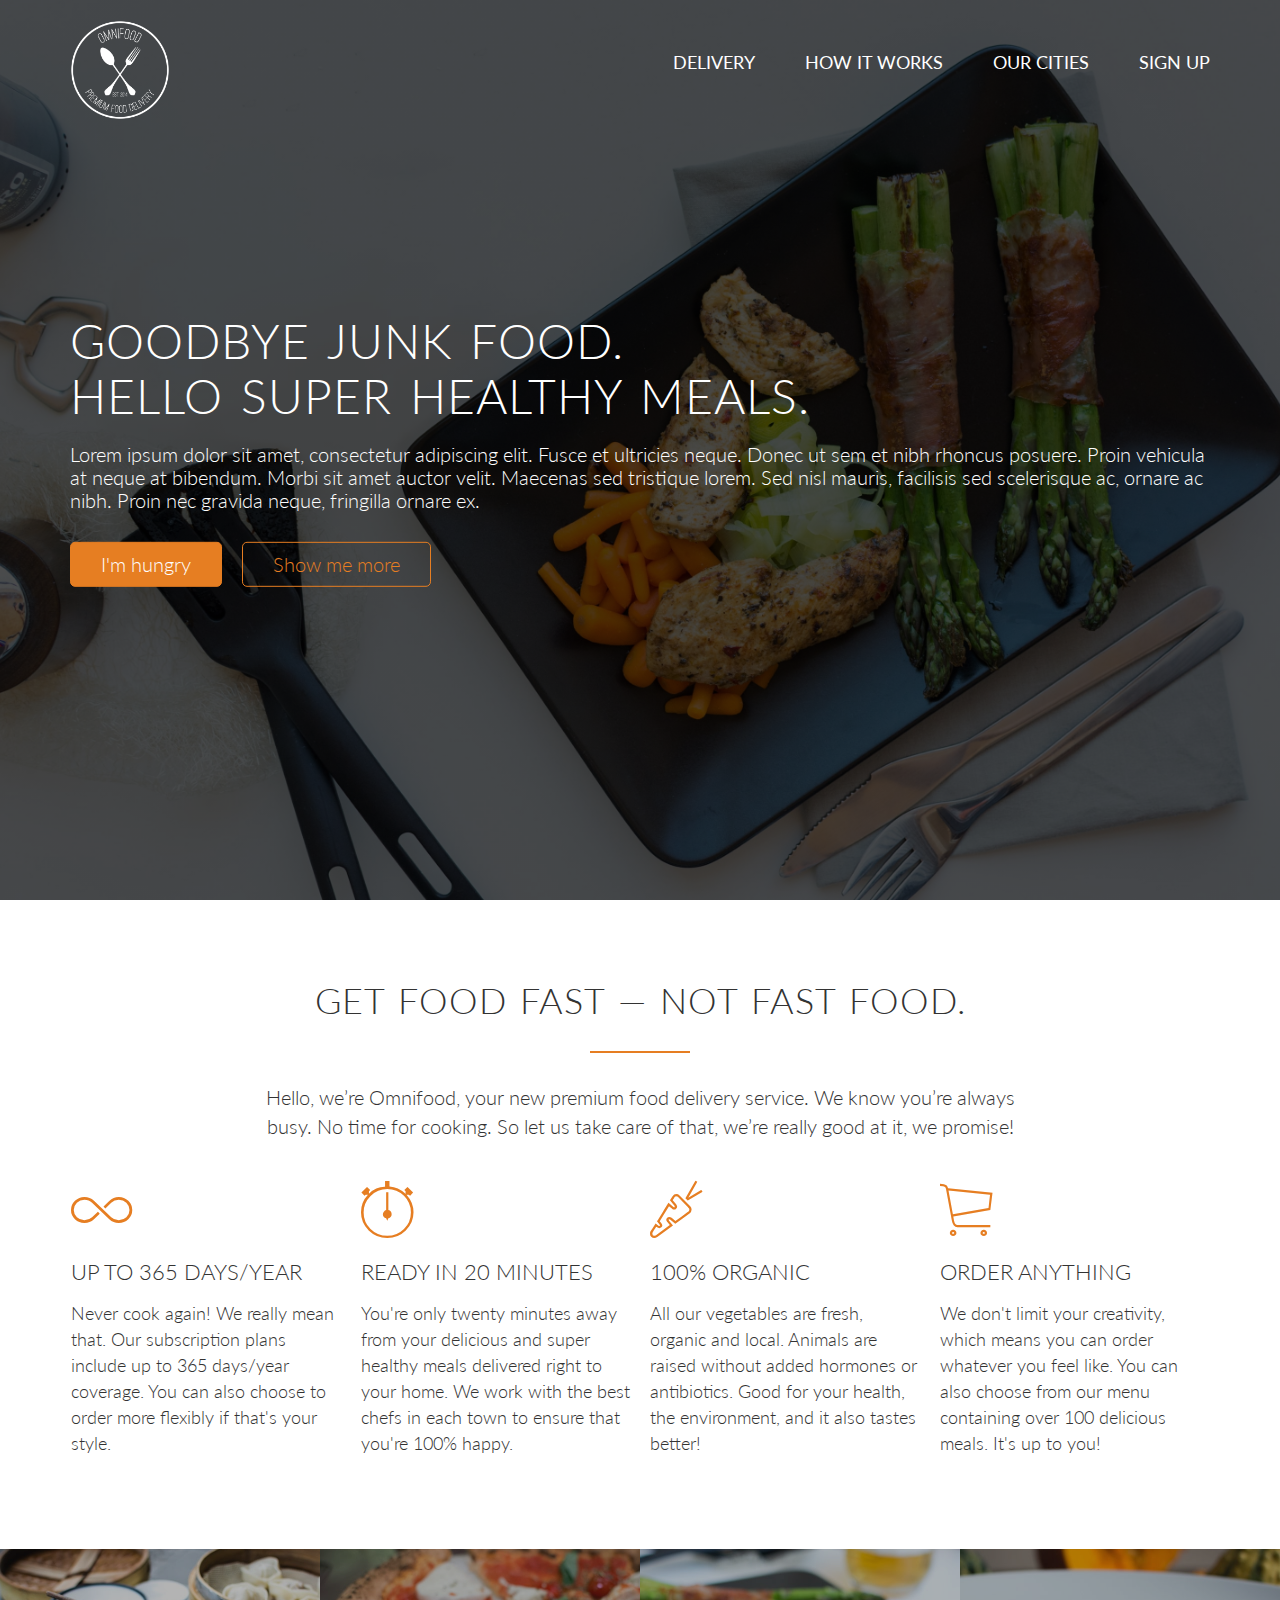
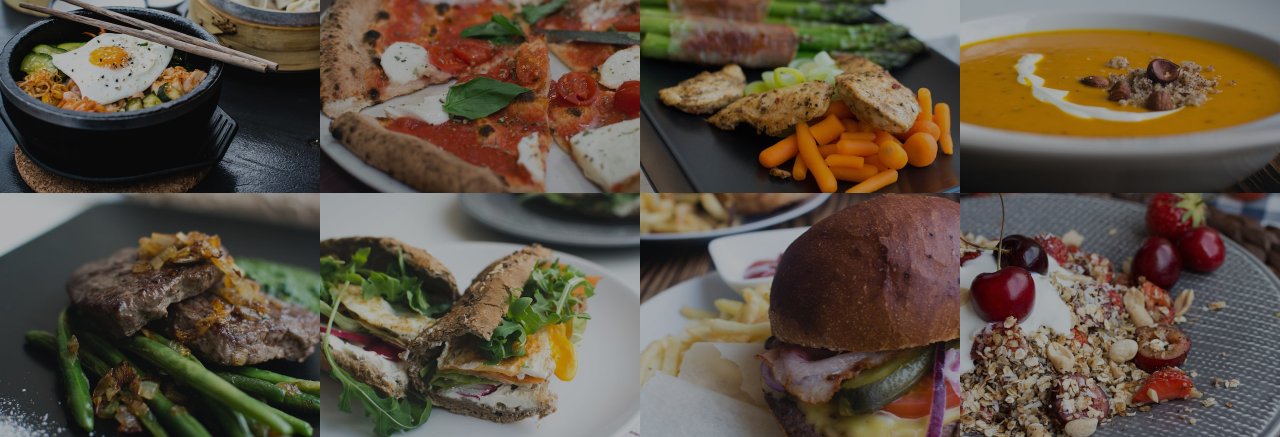
<file: Omni Food/index.html>
<!DOCTYPE html>
<html lang="en">
<head>
    <meta charset="UTF-8">
    <meta http-equiv="X-UA-Compatible" content="IE=edge">
    <meta name="viewport" content="width=device-width, initial-scale=1.0">
    <title>Omni Food</title>
    <link rel="stylesheet" href="/vendors/css/normalize.css">
    <link rel="stylesheet" href="/vendors/css/grid.css">
    <link rel="stylesheet" href="/vendors/css/ionicons.min.css">
    <link rel="stylesheet" href="/Resources/css/style.css">
    <link rel="preconnect" href="https://fonts.googleapis.com">
    <link rel="preconnect" href="https://fonts.gstatic.com" crossorigin>
    <link href="https://fonts.googleapis.com/css2?family=Lato:wght@100;300;400;700&display=swap" rel="stylesheet">
</head>
<body>
    <header>
        <nav>
            <div class="row">
                <img src="/Resources/img/logo-white.png" alt="Omni Food Logo" class="logo">
                <ul class="main-nav">
                    <li><a href="#">Delivery</a></li>
                    <li><a href="#">How it Works</a></li>
                    <li><a href="#">Our Cities</a></li>
                    <li><a href="#">Sign Up</a></li>
                </ul>
            </div>
        </nav>
        <div class="hero-text-box">
            <h1>Goodbye junk food.<br> Hello super healthy meals.</h1>
            <p class="hero-paragraph">Lorem ipsum dolor sit amet, consectetur adipiscing elit. Fusce et ultricies neque. Donec ut sem et nibh rhoncus posuere. Proin vehicula at neque at bibendum. Morbi sit amet auctor velit. Maecenas sed tristique lorem. Sed nisl mauris, facilisis sed scelerisque ac, ornare ac nibh. Proin nec gravida neque, fringilla ornare ex.</p>
            <a class="btn btn-full" href="#">I'm hungry</a>
            <a class="btn btn-ghost" href="#">Show me more</a>
        </div>
    </header>


    <!-- Section 1 -->

    <section class="section-features">
        <div class="row">
            <h2>Get food fast &mdash; not fast food.</h2>
            <p class="long-copy">Hello, we’re Omnifood, your new premium food delivery service. We know you’re always busy. No time for cooking. So let us take care of that, we’re really good at it, we promise!</p>
        </div>
        <div class="row">
            <div class="col span-1-of-4 box">
                <i class="ion-ios-infinite-outline icon-big"></i>
                <h3>Up to 365 Days/year</h3>
                <p>Never cook again! We really mean that. Our subscription plans include up to 365 days/year coverage. You can also choose to order more flexibly if that's your style.</p>
            </div>
            <div class="col span-1-of-4 box">
                <i class="ion-ios-stopwatch-outline icon-big"></i>
                <h3>Ready in 20 minutes</h3>
                <p>You're only twenty minutes away from your delicious and super healthy meals delivered right to your home. We work with the best chefs in each town to ensure that you're 100% happy.</p>
            </div>
            <div class="col span-1-of-4 box">
                <i class="ion-ios-nutrition-outline icon-big"></i>
                <h3>100% organic</h3>
                <p>All our vegetables are fresh, organic and local. Animals are raised without added hormones or antibiotics. Good for your health, the environment, and it also tastes better!</p>
            </div>
            <div class="col span-1-of-4 box">
                <i class="ion-ios-cart-outline icon-big"></i>
                <h3>Order anything</h3>
                <p>We don't limit your creativity, which means you can order whatever you feel like. You can also choose from our menu containing over 100 delicious meals. It's up to you!</p>
            </div>
        </div>
    </section>

    <!-- Section 2 -->
    <section class="section-meals">
        <ul class="meals-showcase">
            <li>
                <figure class="meal-photo">
                    <img src="/Resources/img/1.jpg" alt="Korean bibimbap with egg and vegetables">
                </figure>
            </li>
            <li>
                <figure class="meal-photo">
                    <img src="/Resources/img/2.jpg" alt="Simple italian pizza with cherry tomatoes">
                </figure>
            </li>
            <li>
                <figure class="meal-photo">
                    <img src="/Resources/img/3.jpg" alt="Chicken breast steak with vegetables">
                </figure>
            </li>
            <li>
                <figure class="meal-photo">
                    <img src="/Resources/img/4.jpg" alt="Autumn pumpkin soup">
                </figure>
            </li>
        </ul>
        <ul class="meals-showcase">
            <li>
                <figure class="meal-photo">
                    <img src="/Resources/img/5.jpg" alt="Paleo beef steak with vegetables">
                </figure>
            </li>
            <li>
                <figure class="meal-photo">
                    <img src="/Resources/img/6.jpg" alt="Healthy baguette with egg and vegetables">
                </figure>
            </li>
            <li>
                <figure class="meal-photo">
                    <img src="/Resources/img/7.jpg" alt="Burger with cheddar and bacon">
                </figure>
            </li>
            <li>
                <figure class="meal-photo">
                    <img src="/Resources/img/8.jpg" alt="Granola with cherries and strawberries">
                </figure>
            </li>
    </section>
</body>
</html>
</file>
<file: vendors/css/grid.css>
/*  SECTIONS  ============================================================================= */

.section {
	clear: both;
	padding: 0px;
	margin: 0px;
}

/*  GROUPING  ============================================================================= */

.row {
    zoom: 1; /* For IE 6/7 (trigger hasLayout) */
}

.row:before,
.row:after {
    content:"";
    display:table;
}
.row:after {
    clear:both;
}

/*  GRID COLUMN SETUP   ==================================================================== */

.col {
	display: block;
	float:left;
	margin: 1% 0 1% 1.6%;
}

.col:first-child { margin-left: 0; } /* all browsers except IE6 and lower */


/*  REMOVE MARGINS AS ALL GO FULL WIDTH AT 480 PIXELS */

@media only screen and (max-width: 480px) {
	.col { 
		/*margin: 1% 0 1% 0%;*/
        margin: 0;
	}
}


/*  GRID OF TWO   ============================================================================= */


.span-2-of-2 {
	width: 100%;
}

.span-1-of-2 {
	width: 49.2%;
}

/*  GO FULL WIDTH AT LESS THAN 480 PIXELS */

@media only screen and (max-width: 480px) {
	.span-2-of-2 {
		width: 100%; 
	}
	.span-1-of-2 {
		width: 100%; 
	}
}


/*  GRID OF THREE   ============================================================================= */

	
.span-3-of-3 {
	width: 100%; 
}

.span-2-of-3 {
	width: 66.13%; 
}

.span-1-of-3 {
	width: 32.26%; 
}


/*  GO FULL WIDTH AT LESS THAN 480 PIXELS */

@media only screen and (max-width: 480px) {
	.span-3-of-3 {
		width: 100%; 
	}
	.span-2-of-3 {
		width: 100%; 
	}
	.span-1-of-3 {
		width: 100%;
	}
}

/*  GRID OF FOUR   ============================================================================= */

	
.span-4-of-4 {
	width: 100%; 
}

.span-3-of-4 {
	width: 74.6%; 
}

.span-2-of-4 {
	width: 49.2%; 
}

.span-1-of-4 {
	width: 23.8%; 
}


/*  GO FULL WIDTH AT LESS THAN 480 PIXELS */

@media only screen and (max-width: 480px) {
	.span-4-of-4 {
		width: 100%; 
	}
	.span-3-of-4 {
		width: 100%; 
	}
	.span-2-of-4 {
		width: 100%; 
	}
	.span-1-of-4 {
		width: 100%; 
	}
}


/*  GRID OF FIVE   ============================================================================= */

	
.span-5-of-5 {
	width: 100%;
}

.span-4-of-5 {
  	width: 79.68%; 
}

.span-3-of-5 {
  	width: 59.36%; 
}

.span-2-of-5 {
  	width: 39.04%;
}

.span-1-of-5 {
  	width: 18.72%;
}


/*  GO FULL WIDTH AT LESS THAN 480 PIXELS */

@media only screen and (max-width: 480px) {
	.span-5-of-5 {
		width: 100%; 
	}
	.span-4-of-5 {
		width: 100%; 
	}
	.span-3-of-5 {
		width: 100%; 
	}
	.span-2-of-5 {
		width: 100%; 
	}
	.span-1-of-5 {
		width: 100%; 
	}
}


/*  GRID OF SIX   ============================================================================= */


.span-6-of-6 {
	width: 100%;
}

.span-5-of-6 {
  	width: 83.06%;
}

.span-4-of-6 {
  	width: 66.13%;
}

.span-3-of-6 {
  	width: 49.2%;
}

.span-2-of-6 {
  	width: 32.26%;
}

.span-1-of-6 {
  	width: 15.33%;
}


/*  GO FULL WIDTH AT LESS THAN 480 PIXELS */

@media only screen and (max-width: 480px) {
	.span-6-of-6 {
		width: 100%; 
	}
	.span-5-of-6 {
		width: 100%; 
	}
	.span-4-of-6 {
		width: 100%; 
	}
	.span-3-of-6 {
		width: 100%; 
	}
	.span-2-of-6 {
		width: 100%; 
	}
	.span-1-of-6 {
		width: 100%; 
	}
}



/*  GRID OF SEVEN   ============================================================================= */


.span-7-of-7 {
	width: 100%;
}

.span-6-of-7 {
	width: 85.48%;
}

.span-5-of-7 {
  	width: 70.97%;
}

.span-4-of-7 {
  	width: 56.45%;
}

.span-3-of-7 {
  	width: 41.94%;
}

.span-2-of-7 {
  	width: 27.42%;
}

.span-1-of-7 {
  	width: 12.91%;
}


/*  GO FULL WIDTH AT LESS THAN 480 PIXELS */

@media only screen and (max-width: 480px) {
	.span-7-of-7 {
		width: 100%; 
	}
	.span-6-of-7 {
		width: 100%; 
	}
	.span-5-of-7 {
		width: 100%; 
	}
	.span-4-of-7 {
		width: 100%; 
	}
	.span-3-of-7 {
		width: 100%; 
	}
	.span-2-of-7 {
		width: 100%; 
	}
	.span-1-of-7 {
		width: 100%; 
	}
}


/*  GRID OF EIGHT   ============================================================================= */

	
.span-8-of-8 {
	width: 100%;
}

.span-7-of-8 {
	width: 87.3%; 
}

.span-6-of-8 {
	width: 74.6%; 
}

.span-5-of-8 {
	width: 61.9%; 
}

.span-4-of-8 {
	width: 49.2%; 
}

.span-3-of-8 {
	width: 36.5%;
}

.span-2-of-8 {
	width: 23.8%; 
}

.span-1-of-8 {
	width: 11.1%; 
}


/*  GO FULL WIDTH AT LESS THAN 480 PIXELS */

@media only screen and (max-width: 480px) {
	.span-8-of-8 {
		width: 100%; 
	}
	.span-7-of-8 {
		width: 100%; 
	}
	.span-6-of-8 {
		width: 100%; 
	}
	.span-5-of-8 {
		width: 100%; 
	}
	.span-4-of-8 {
		width: 100%; 
	}
	.span-3-of-8 {
		width: 100%; 
	}
	.span-2-of-8 {
		width: 100%; 
	}
	.span-1-of-8 {
		width: 100%; 
	}
}


/*  GRID OF NINE   ============================================================================= */


.span-9-of-9 {
	width: 100%;
}

.span-8-of-9 {
	width: 88.71%;
}

.span-7-of-9 {
	width: 77.42%; 
}

.span-6-of-9 {
	width: 66.13%; 
}

.span-5-of-9 {
	width: 54.84%; 
}

.span-4-of-9 {
	width: 43.55%; 
}

.span-3-of-9 {
	width: 32.26%;
}

.span-2-of-9 {
	width: 20.97%; 
}

.span-1-of-9 {
	width: 9.68%; 
}


/*  GO FULL WIDTH AT LESS THAN 480 PIXELS */

@media only screen and (max-width: 480px) {
	.span-9-of-9 {
		width: 100%; 
	}
	.span-8-of-9 {
		width: 100%; 
	}
	.span-7-of-9 {
		width: 100%; 
	}
	.span-6-of-9 {
		width: 100%; 
	}
	.span-5-of-9 {
		width: 100%; 
	}
	.span-4-of-9 {
		width: 100%; 
	}
	.span-3-of-9 {
		width: 100%; 
	}
	.span-2-of-9 {
		width: 100%; 
	}
	.span-1-of-9 {
		width: 100%; 
	}
}


/*  GRID OF TEN   ============================================================================= */


.span-10-of-10 {
	width: 100%;
}

.span-9-of-10 {
	width: 89.84%;
}

.span-8-of-10 {
	width: 79.68%;
}

.span-7-of-10 {
	width: 69.52%; 
}

.span-6-of-10 {
	width: 59.36%; 
}

.span-5-of-10 {
	width: 49.2%; 
}

.span-4-of-10 {
	width: 39.04%; 
}

.span-3-of-10 {
	width: 28.88%;
}

.span-2-of-10 {
	width: 18.72%; 
}

.span-1-of-10 {
	width: 8.56%; 
}


/*  GO FULL WIDTH AT LESS THAN 480 PIXELS */

@media only screen and (max-width: 480px) {
	.span-10-of-10 {
		width: 100%; 
	}
	.span-9-of-10 {
		width: 100%; 
	}
	.span-8-of-10 {
		width: 100%; 
	}
	.span-7-of-10 {
		width: 100%; 
	}
	.span-6-of-10 {
		width: 100%; 
	}
	.span-5-of-10 {
		width: 100%; 
	}
	.span-4-of-10 {
		width: 100%; 
	}
	.span-3-of-10 {
		width: 100%; 
	}
	.span-2-of-10 {
		width: 100%; 
	}
	.span-1-of-10 {
		width: 100%; 
	}
}


/*  GRID OF ELEVEN   ============================================================================= */

.span-11-of-11 {
	width: 100%;
}

.span-10-of-11 {
	width: 90.76%;
}

.span-9-of-11 {
	width: 81.52%;
}

.span-8-of-11 {
	width: 72.29%;
}

.span-7-of-11 {
	width: 63.05%; 
}

.span-6-of-11 {
	width: 53.81%; 
}

.span-5-of-11 {
	width: 44.58%; 
}

.span-4-of-11 {
	width: 35.34%; 
}

.span-3-of-11 {
	width: 26.1%;
}

.span-2-of-11 {
	width: 16.87%; 
}

.span-1-of-11 {
	width: 7.63%; 
}


/*  GO FULL WIDTH AT LESS THAN 480 PIXELS */

@media only screen and (max-width: 480px) {
	.span-11-of-11 {
		width: 100%; 
	}
	.span-10-of-11 {
		width: 100%; 
	}
	.span-9-of-11 {
		width: 100%; 
	}
	.span-8-of-11 {
		width: 100%; 
	}
	.span-7-of-11 {
		width: 100%; 
	}
	.span-6-of-11 {
		width: 100%; 
	}
	.span-5-of-11 {
		width: 100%; 
	}
	.span-4-of-11 {
		width: 100%; 
	}
	.span-3-of-11 {
		width: 100%; 
	}
	.span-2-of-11 {
		width: 100%; 
	}
	.span-1-of-11 {
		width: 100%; 
	}
}


/*  GRID OF TWELVE   ============================================================================= */

.span-12-of-12 {
	width: 100%;
}

.span-11-of-12 {
	width: 91.53%;
}

.span-10-of-12 {
	width: 83.06%;
}

.span-9-of-12 {
	width: 74.6%;
}

.span-8-of-12 {
	width: 66.13%;
}

.span-7-of-12 {
	width: 57.66%; 
}

.span-6-of-12 {
	width: 49.2%; 
}

.span-5-of-12 {
	width: 40.73%; 
}

.span-4-of-12 {
	width: 32.26%; 
}

.span-3-of-12 {
	width: 23.8%;
}

.span-2-of-12 {
	width: 15.33%; 
}

.span-1-of-12 {
	width: 6.86%; 
}


/*  GO FULL WIDTH AT LESS THAN 480 PIXELS */

@media only screen and (max-width: 480px) {
	.span-12-of-12 {
		width: 100%; 
	}
	.span-11-of-12 {
		width: 100%; 
	}
	.span-10-of-12 {
		width: 100%; 
	}
	.span-9-of-12 {
		width: 100%; 
	}
	.span-8-of-12 {
		width: 100%; 
	}
	.span-7-of-12 {
		width: 100%; 
	}
	.span-6-of-12 {
		width: 100%; 
	}
	.span-5-of-12 {
		width: 100%; 
	}
	.span-4-of-12 {
		width: 100%; 
	}
	.span-3-of-12 {
		width: 100%; 
	}
	.span-2-of-12 {
		width: 100%; 
	}
	.span-1-of-12 {
		width: 100%; 
	}
}
</file>
<file: Resources/css/style.css>
/* -------------------------------------------*/
/* Basic Setup */
/* -------------------------------------------*/

*{
    margin: 0;
    padding: 0;
    box-sizing: border-box;
}

html,
body {
    background-color: white;
    color: rgb(51, 51, 51);
    font-family: 'Lato', sans-serif;
    font-size: 20px;
    font-weight: 300;
    text-rendering: optimizeLegibility;
    overflow-x: hidden;
}

.clearfix {zoom: 1;}
.clearfix:after {
    content: '.';
    clear: both;
    display: block;
    height: 0;
    visibility: hidden;
}
/* -------------------------------------------*/
/* Reusable Components */
/* -------------------------------------------*/

.row {
    max-width: 1140px;
    margin: 0 auto;
}

section {
    padding: 80px 0px;
}

.box {
    padding: 1px;
}

.icon-big {
    font-size: 350%;
    display: block;
    color: #e67e22;
    margin-bottom: 10px;
    margin-top: 15px;
}

.icon-small {
    display: inline-block;
    width: 30px;
    text-align: center;
    color: #e67e22;
    font-size: 120%;
    margin-right: 10px;

    /* Secrets to align text and icons */
    line-height: 120%;
    vertical-align: middle;
    margin-top: -4px;
}

/* ------ Headings ------ */

h1,
h2,
h3 {  
    font-weight: 300;
    text-transform: uppercase;  
}

h1 {
    color: white;
    margin-top: 0;
    font-size: 240%;
    word-spacing: 4px;
    margin-bottom: 20px;
    letter-spacing: 1px;
}

h2 {
    font-size: 180%;
    text-align: center;
    word-spacing: 2px;
    margin-bottom: 30px;
    letter-spacing: 1px;
}

h3 {
    font-size: 110%;
    margin-bottom: 15px;
}

h2:after {
    display: block;
    height: 2px;
    background-color: #e67e22;
    content: "";
    width: 100px;
    margin: 0 auto;
    margin-top: 30px;
}


/* ------ Paragraphs ------ */

.long-copy {
    text-align: center;
    line-height: 145%;
    width: 70%;
    margin-left: 15%;
}

.box p {
    font-size: 90%;
    line-height: 145%;
}

/* ------ Links ------ */

a:link,
a:visited{
    color: #e67e22;
    text-decoration: none;
    padding-bottom: 1px;
    border-bottom: 1px solid #e67e22;
    font-weight: 400;
    transition: background-color 0.2s, border 0.2s, color 0.2s;
}

a:hover,
a:active {
    color: #555;
    border-bottom: 1px solid transparent;
}

/* ------ Buttons ------ */

.btn:link,
.btn:visited,
input[type=submit] {
    display: inline-block;
    padding: 10px 30px;
    font-weight: 300;
    text-decoration: none;
    border-radius: 5px;
    transition: background-color 0.2s, border 0.2s, color 0.2s;
}


.btn-full:link,
.btn-full:visited,
input[type=submit] {
    background-color: #e67e22; 
    border: 1px solid #e67e22;   
    color: white;
    margin-right: 15px;
}

.btn-ghost:link,
.btn-ghost:visited {
    border: 1px solid #e67e22;
    color: #e67e22;
}

.btn:hover,
.btn:active,
input[type=submit]:hover,
input[type=submit]:active {
    background-color: #cf6d17;
}

.btn-full:hover,
.btn-full:active {
    border: 1px solid #cf6d17;
}

.btn-ghost:hover,
.btn-ghost:active{
    border: 1px solid #cf6d17;
    color: white;
}


/* -------------------------------------------*/
/* HEADER */
/* -------------------------------------------*/

header {
    background-image: linear-gradient(rgba(0, 0, 0, 0.7), rgba(0, 0, 0, 0.7)), url(img/hero.jpg);
    background-size: cover;
    background-position: center;
    height: 100vh;
    background-attachment: fixed;
}

.hero-text-box {
    position: absolute;
    width: 1140px;
    top: 50%;
    left: 50%;
    transform: translate(-50%, -50%);
}

.hero-paragraph {
    color: white;
    margin-bottom: 30px;
}


.logo {
    float: left;
    height: 100px;
    width: auto;
    margin-top: 20px;
}

.logo-black {
    display: none;
    height: 50px;
    width: auto;
    float: left;
    margin: 5px 0;
}

/* ------ Main Nav ------ */

.main-nav {
    float: right;
    list-style: none;
    margin-top: 50px;
}

.main-nav li {
    display: inline-block;
    margin-left: 40px;
}

.main-nav li a:link,
.main-nav li a:visited {
    padding: 8px 0px;
    text-decoration: none;
    margin-left: 5px;
    color: white;
    text-transform: uppercase;
    font-size: 90%;
    border-bottom: 2px solid transparent;
    transition: border-bottom 0.2s;
}

.main-nav li a:hover,
.main-nav li a:active {
    border-bottom: 2px solid #e67e22;
}

/* ------ Mobile Nav ------ */

.mobile-nav-icon {
    float: right;
    margin-top: 30px;
    cursor: pointer;
    display: none;
}

.mobile-nav-icon i {
    font-size: 200%;
    color: white;
}

/* ------ Sticky Nav ------ */

.sticky {
    position: fixed;
    top: 0;
    left: 0;
    width: 100%;
    background-color: rgba(255, 255, 255, 0.9);
    box-shadow: 0 2px 2px rgb(196, 196, 196);
    z-index: 9999;
}

.sticky .main-nav{
    margin-top: 15px;
}

.sticky .main-nav li a:link,
.sticky .main-nav li a:visited {
    padding: 20px 0;
    color: #555;
}

.sticky .logo {
    display: none;
}

.sticky .logo-black {
    display: block;
}


/* -------------------------------------------*/
/* Meals */
/* -------------------------------------------*/

.section-meals {
    padding: 0;
}

.meals-showcase {
    width: 100%;
    list-style: none;
}

.meals-showcase li {
    display: block;
    float: left;
    width: 25%;
}

.meal-photo {
    background-color: black;
    margin: 0;
    width: 100%;
    overflow: hidden;
}

.meal-photo img {
    opacity: 0.7;
    width: 100%;
    height: auto;
    transform: scale(1.25);
    transition: transform 0.5s, opacity 0.5s;
}

.meal-photo img:hover {
    transform: scale(1.04);
    opacity: 1;
}


/* -------------------------------------------*/
/* How it works*/
/* -------------------------------------------*/

.section-steps {
    background-color: #f4f4f4;
}

.steps-box {
    margin-top: 30px;
}


.steps-box:first-child {
    text-align: right;
    padding-right: 3%;
}

.steps-box:last-child {
    text-align: left;
    padding-left: 3%;
    margin-top: 70px;
}

.app-screen {
    width: 40%;
}

.works-step {
    margin-bottom: 50px;
}

.works-step:last-of-type {
    margin-bottom: 80px;
}

.works-step div {
    color: #e67e22;
    font-size: 150%;
    height: 54px;
    width: 54px;
    border: 2px solid #e67e22;
    border-radius: 50%;
    display: inline-block;
    text-align: center;
    margin-right: 25px;
    float: left;
    padding: 5px;
}

.btn-app:link,
.btn-app:visited {
    border: 0;
}

.btn-app img {
    height: 50px;
    width: auto;
    margin-right: 10px;
}


/* -------------------------------------------*/
/* Cities */
/* -------------------------------------------*/

.section-cities img {
    width: 100%;
    height: auto;
    margin-bottom: 15px;
}

.city-feature {
    margin-bottom: 5px;
}


/* -------------------------------------------*/
/* Testimonial */
/* -------------------------------------------*/

.section-testimonials {
    background-image: linear-gradient(rgba(0, 0, 0, 0.8), rgba(0, 0, 0, 0.8)), url(img/back-customers.jpg);
    background-size: cover;
    color: white;
    background-attachment: fixed;
}

blockquote {
    padding: 2%;
    font-style: italic;
    line-height: 140%;
    position: relative;
    margin-top: 40px;
}

blockquote:before {
    content: "\201c";
    font-size: 500%;
    display: block;
    position: absolute;
    top: -5px;
    left: -5px;
}

cite {
    font-size: 90%;
    margin-top: 25px;
    display: block;
}

cite img {
    height: 50px;
    border-radius: 50%;
    margin-right: 10px;
    vertical-align: middle;
} 


/* -------------------------------------------*/
/* Plans */
/* -------------------------------------------*/

.section-plans {
    background-color: #f4f4f4;
}

.plan-box{
    background-color: white;
    border-radius: 5px;
    width: 90%;
    margin-left: 5%;
    box-shadow: 0 2px 2px #efefef;

}

.plan-box div {
    padding: 15px;
    border-bottom: 1px solid #e8e8e8;
}

.plan-box div:first-child {
    background-color: #fcfcfc;
    border-top-left-radius: 5px;
    border-top-right-radius: 5px;
}

.plan-box div:last-child {
    text-align: center;
    border: 0;
}

.plan-price {
    font-size: 300%;
    margin-bottom: 10px;
    font-weight: 100;
    color: #e67e22;
}

.plan-price span {
    font-size: 30%;
    font-weight: 300;
}

.plan-price-meal {
    font-size: 80%;
}

.plan-box ul li {
    list-style: none;
    padding-bottom: 15px;
}


/* -------------------------------------------*/
/* Contact Form */
/* -------------------------------------------*/

.contact-form {
    width: 60%;
    margin: 0 auto;
}

input[type=text],
input[type=email],
select,
textarea {
    width: 100%;
    padding: 7px;
    border-radius: 3px;
    border: 1px solid #ccc;
}

textarea {
    height: 100px;
}

input[type=checkbox] {
    margin: 10px 5px 10px 0;
    color: #e67e22;
}

*:focus {
    outline-color: #e67e22;
}


/* -------------------------------------------*/
/* Footer */
/* -------------------------------------------*/

footer {
    background-color: #333;
    color: white;
    padding: 50px;
    font-size: 80%;
}

.footer-nav {
    list-style: none;
    float: left;
}

.social-links {
    list-style: none;
    float: right;
}

.footer-nav li,
.social-links li {
    display: inline-block;
    margin-right: 20px;
}

.footer-nav li:last-child,
.social-links li:last-child {
    margin: 0;
}

.footer-nav li a:link,
.footer-nav li a:visited,
.social-links li a:link,
.social-links li a:visited {
    text-decoration: none;
    border: 0;
    color: #888;
    transition: color 0.2s;
}

.footer-nav li a:hover,
.footer-nav li a:active {
    color: white;
}

footer p {
    color : #888;
    text-align: center;
    font-size: 80%;
    margin-top: 30px;
}

.ion-social-facebook,
.ion-social-twitter,
.ion-social-linkedin,
.ion-social-github {
    transition: color 0.2s;
}



.social-links li a:link,
.social-links li a:visited {
    font-size: 160%;
}

.ion-social-facebook:hover {
    color: #3b5998;
}

.ion-social-twitter:hover {
    color: #1da1f2;
}

.ion-social-linkedin:hover {
    color: #0a66c2;
}

.ion-social-github:hover {
    color: #4078c0;
}



/* -------------------------------------------*/
/* Animation*/
/* -------------------------------------------*/

.js--wp-1,
.js--wp-2,
.js--wp-3 {
    opacity: 0;
    animation-duration: 1s;
}

.js--wp-1.animated,
.js--wp-2.animated,
.js--wp-3.animated {
    opacity: 1;
}
</file>
